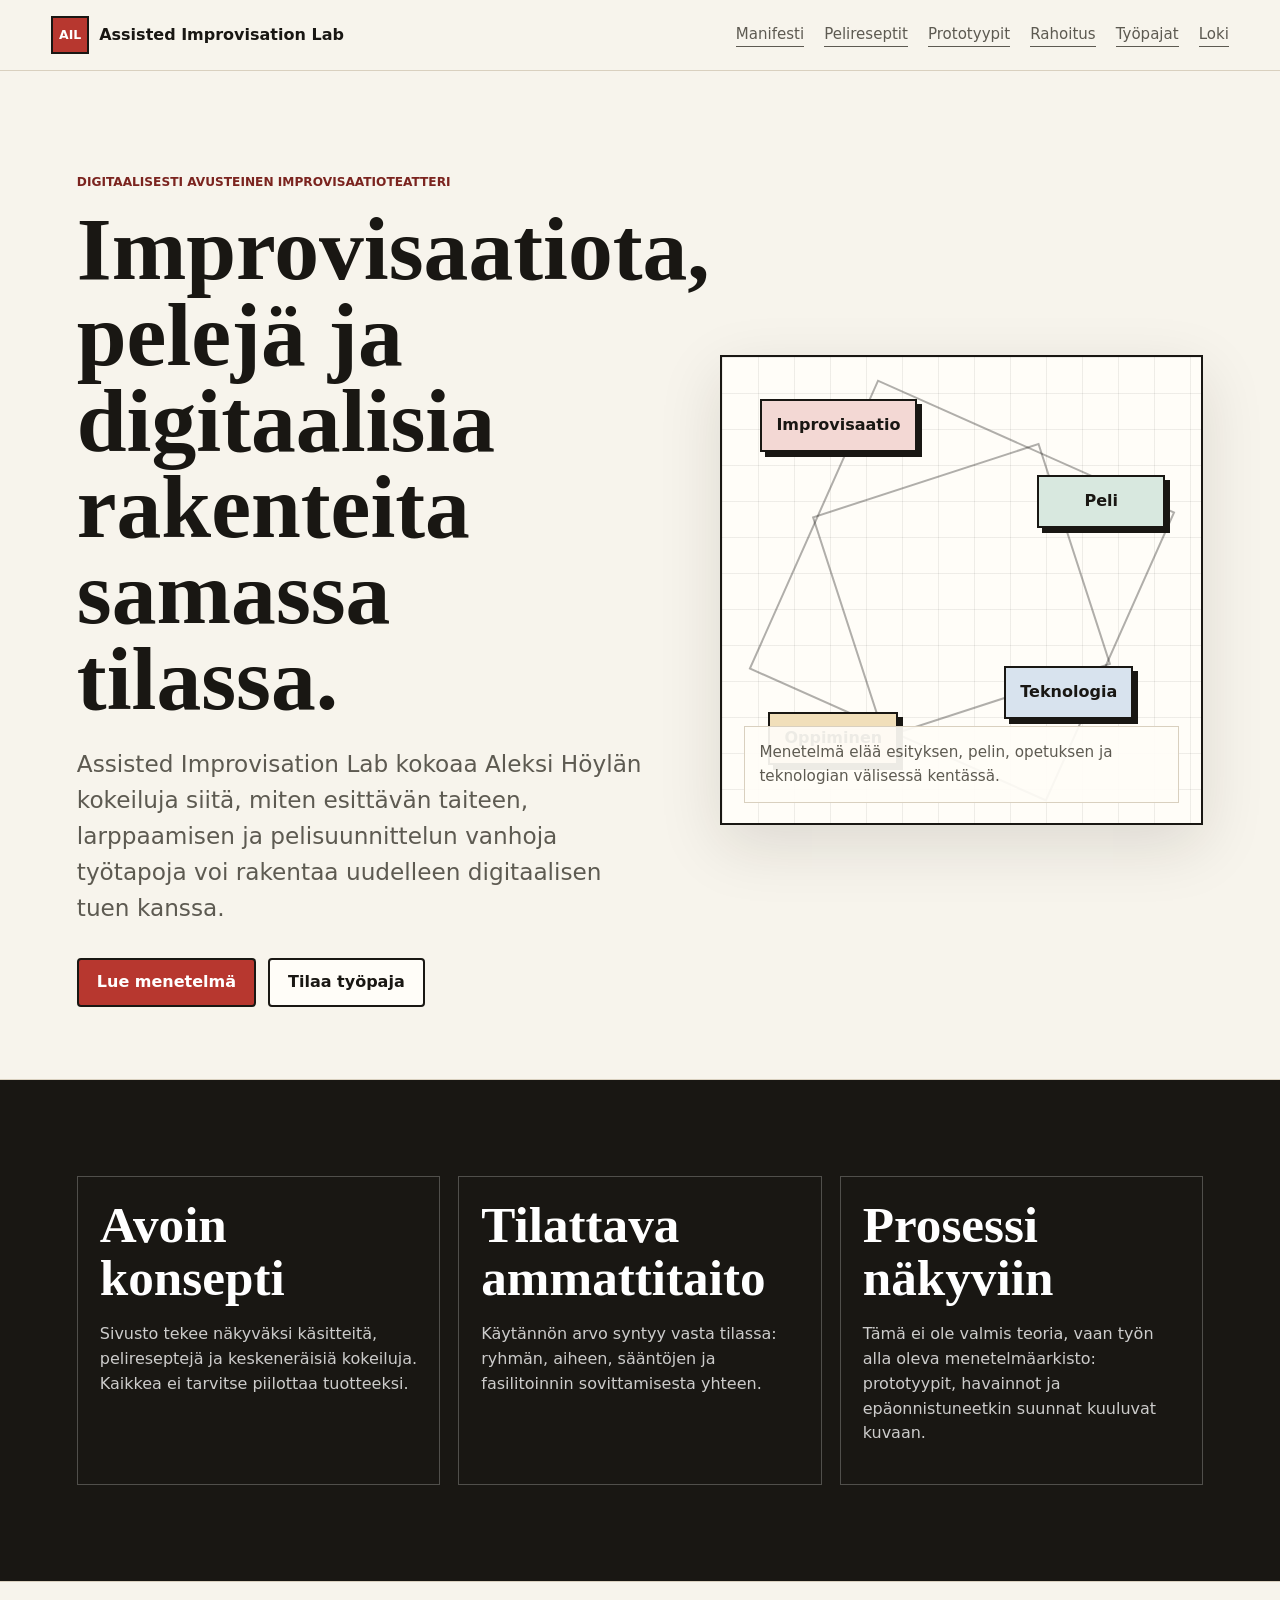
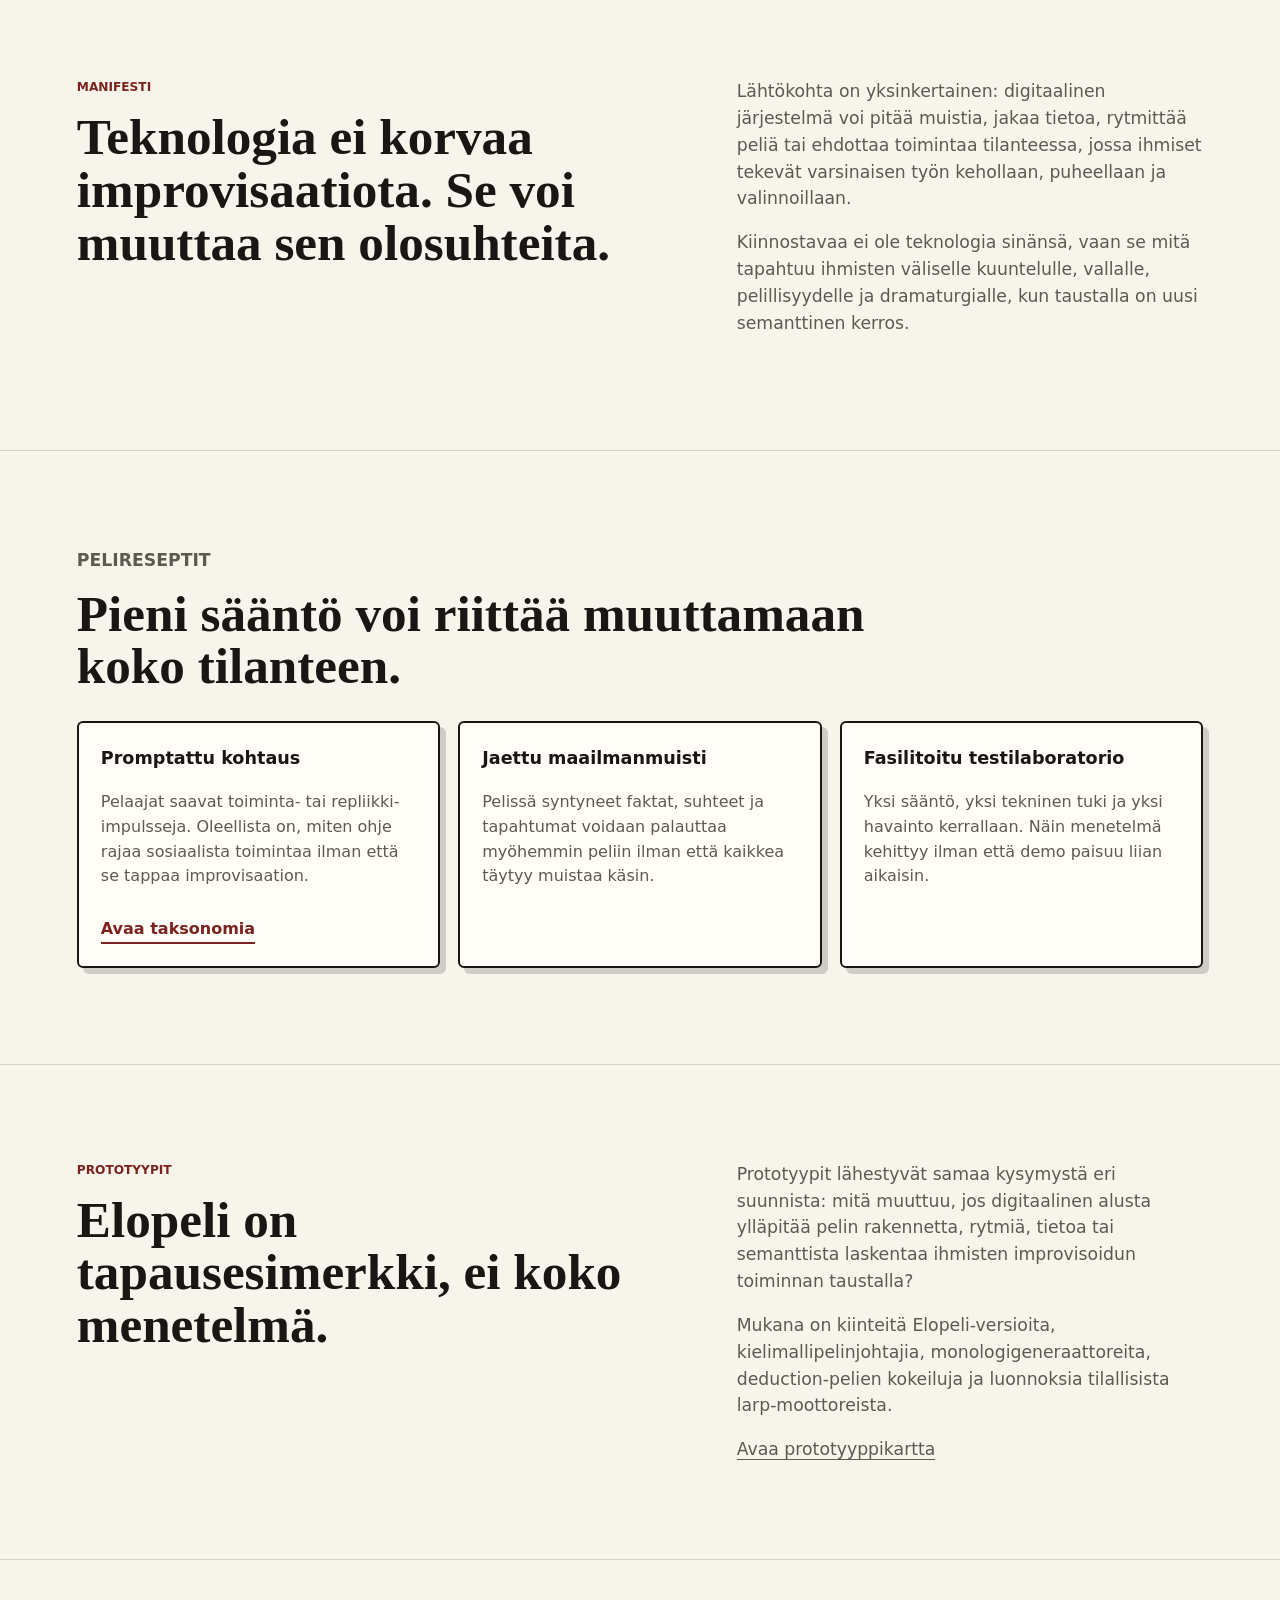
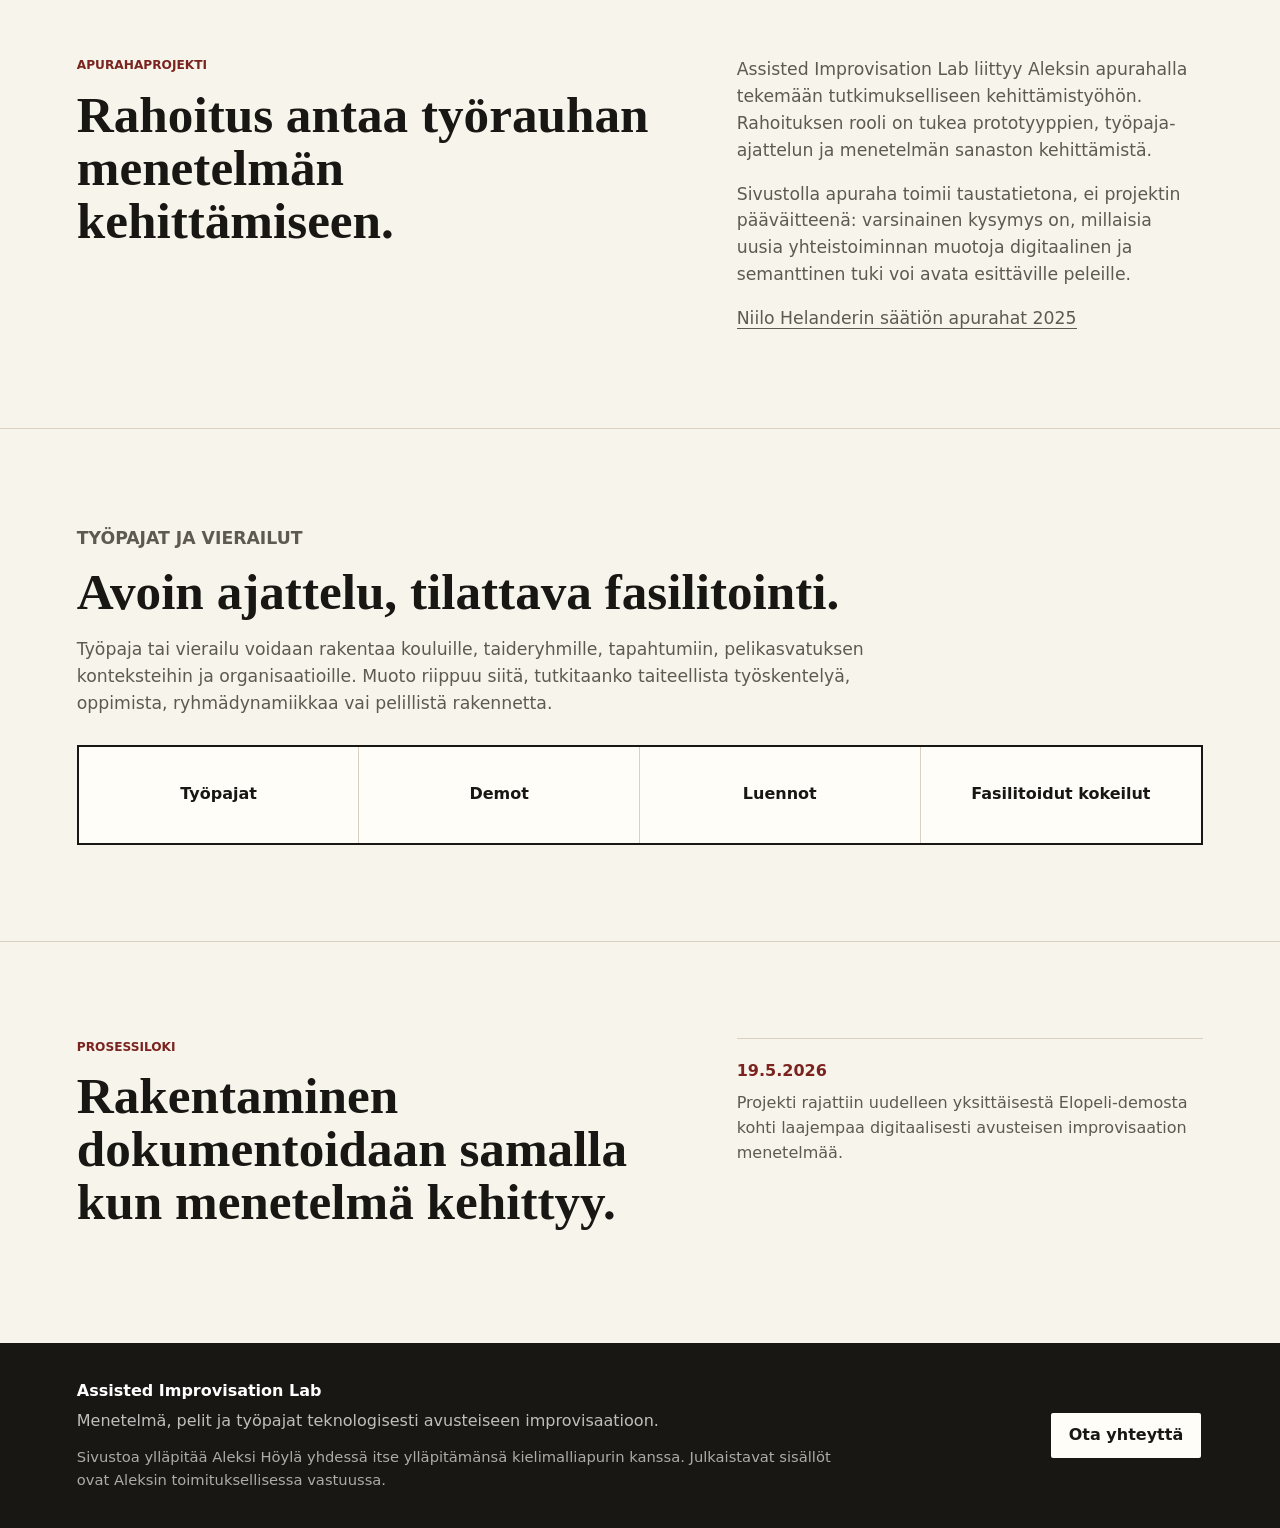
<file: index.html>
<!doctype html>
<html lang="fi">
  <head>
    <meta charset="utf-8">
    <meta name="viewport" content="width=device-width, initial-scale=1">
    <title>Assisted Improvisation Lab</title>
    <meta
      name="description"
      content="Digitaalisesti avusteisen improvisaatioteatterin laboratorio: menetelmä, pelireseptit, prototyypit ja työpajat."
    >
    <link rel="stylesheet" href="styles.css">
  </head>
  <body>
    <header class="site-header">
      <a class="brand" href="#top" aria-label="Assisted Improvisation Lab home">
        <span class="brand-mark" aria-hidden="true">AIL</span>
        <span>Assisted Improvisation Lab</span>
      </a>
      <nav class="nav" aria-label="Päävalikko">
        <a href="#manifesti">Manifesti</a>
        <a href="#reseptit">Pelireseptit</a>
        <a href="#prototyypit">Prototyypit</a>
        <a href="#rahoitus">Rahoitus</a>
        <a href="#tyopajat">Työpajat</a>
        <a href="#loki">Loki</a>
      </nav>
    </header>

    <main id="top">
      <section class="hero" aria-labelledby="hero-title">
        <div class="hero-copy">
          <p class="eyebrow">Digitaalisesti avusteinen improvisaatioteatteri</p>
          <h1 id="hero-title">Improvisaatiota, pelejä ja digitaalisia rakenteita samassa tilassa.</h1>
          <p class="lead">
            Assisted Improvisation Lab kokoaa Aleksi Höylän kokeiluja siitä,
            miten esittävän taiteen, larppaamisen ja pelisuunnittelun vanhoja
            työtapoja voi rakentaa uudelleen digitaalisen tuen kanssa.
          </p>
          <div class="hero-actions" aria-label="Päätoiminnot">
            <a class="button primary" href="#manifesti">Lue menetelmä</a>
            <a class="button secondary" href="#tyopajat">Tilaa työpaja</a>
          </div>
        </div>

        <figure class="method-map" aria-label="Menetelmän kenttäkartta">
          <div class="map-node theatre">Improvisaatio</div>
          <div class="map-node game">Peli</div>
          <div class="map-node tech">Teknologia</div>
          <div class="map-node learning">Oppiminen</div>
          <figcaption>
            Menetelmä elää esityksen, pelin, opetuksen ja teknologian
            välisessä kentässä.
          </figcaption>
        </figure>
      </section>

      <section class="section intro-grid" aria-label="Menetelmän perusajatus">
        <article>
          <h2>Avoin konsepti</h2>
          <p>
            Sivusto tekee näkyväksi käsitteitä, pelireseptejä ja keskeneräisiä
            kokeiluja. Kaikkea ei tarvitse piilottaa tuotteeksi.
          </p>
        </article>
        <article>
          <h2>Tilattava ammattitaito</h2>
          <p>
            Käytännön arvo syntyy vasta tilassa: ryhmän, aiheen, sääntöjen ja
            fasilitoinnin sovittamisesta yhteen.
          </p>
        </article>
        <article>
          <h2>Prosessi näkyviin</h2>
          <p>
            Tämä ei ole valmis teoria, vaan työn alla oleva menetelmäarkisto:
            prototyypit, havainnot ja epäonnistuneetkin suunnat kuuluvat
            kuvaan.
          </p>
        </article>
      </section>

      <section class="section split" id="manifesti">
        <div>
          <p class="eyebrow">Manifesti</p>
          <h2>Teknologia ei korvaa improvisaatiota. Se voi muuttaa sen olosuhteita.</h2>
        </div>
        <div class="text-stack">
          <p>
            Lähtökohta on yksinkertainen: digitaalinen järjestelmä voi pitää
            muistia, jakaa tietoa, rytmittää peliä tai ehdottaa toimintaa
            tilanteessa, jossa ihmiset tekevät varsinaisen työn kehollaan,
            puheellaan ja valinnoillaan.
          </p>
          <p>
            Kiinnostavaa ei ole teknologia sinänsä, vaan se mitä tapahtuu
            ihmisten väliselle kuuntelulle, vallalle, pelillisyydelle ja
            dramaturgialle, kun taustalla on uusi semanttinen kerros.
          </p>
        </div>
      </section>

      <section class="section" id="reseptit">
        <div class="section-heading">
          <p class="eyebrow">Pelireseptit</p>
          <h2>Pieni sääntö voi riittää muuttamaan koko tilanteen.</h2>
        </div>
        <div class="cards">
          <article class="card">
            <h3>Promptattu kohtaus</h3>
            <p>
              Pelaajat saavat toiminta- tai repliikki-impulsseja. Oleellista on,
              miten ohje rajaa sosiaalista toimintaa ilman että se tappaa
              improvisaation.
            </p>
            <a class="card-link" href="pages/elopeli-taxonomy.html">Avaa taksonomia</a>
          </article>
          <article class="card">
            <h3>Jaettu maailmanmuisti</h3>
            <p>
              Pelissä syntyneet faktat, suhteet ja tapahtumat voidaan palauttaa
              myöhemmin peliin ilman että kaikkea täytyy muistaa käsin.
            </p>
          </article>
          <article class="card">
            <h3>Fasilitoitu testilaboratorio</h3>
            <p>
              Yksi sääntö, yksi tekninen tuki ja yksi havainto kerrallaan.
              Näin menetelmä kehittyy ilman että demo paisuu liian aikaisin.
            </p>
          </article>
        </div>
      </section>

      <section class="section split" id="prototyypit">
        <div>
          <p class="eyebrow">Prototyypit</p>
          <h2>Elopeli on tapausesimerkki, ei koko menetelmä.</h2>
        </div>
        <div class="text-stack">
          <p>
            Prototyypit lähestyvät samaa kysymystä eri suunnista: mitä muuttuu,
            jos digitaalinen alusta ylläpitää pelin rakennetta, rytmiä,
            tietoa tai semanttista laskentaa ihmisten improvisoidun toiminnan
            taustalla?
          </p>
          <p>
            Mukana on kiinteitä Elopeli-versioita, kielimallipelinjohtajia,
            monologigeneraattoreita, deduction-pelien kokeiluja ja luonnoksia
            tilallisista larp-moottoreista.
          </p>
          <a class="text-link" href="pages/prototypes.html">Avaa prototyyppikartta</a>
        </div>
      </section>

      <section class="section split funding-section" id="rahoitus">
        <div>
          <p class="eyebrow">Apurahaprojekti</p>
          <h2>Rahoitus antaa työrauhan menetelmän kehittämiseen.</h2>
        </div>
        <div class="text-stack">
          <p>
            Assisted Improvisation Lab liittyy Aleksin apurahalla tekemään
            tutkimukselliseen kehittämistyöhön. Rahoituksen rooli on tukea
            prototyyppien, työpaja-ajattelun ja menetelmän sanaston
            kehittämistä.
          </p>
          <p>
            Sivustolla apuraha toimii taustatietona, ei projektin pääväitteenä:
            varsinainen kysymys on, millaisia uusia yhteistoiminnan muotoja
            digitaalinen ja semanttinen tuki voi avata esittäville peleille.
          </p>
          <a class="text-link" href="https://niilohelander.fi/assets/Uploads/NIILO-HELANDERIN-SAeAeTIOeN-APURAHAT-2025.pdf">
            Niilo Helanderin säätiön apurahat 2025
          </a>
        </div>
      </section>

      <section class="section" id="tyopajat">
        <div class="section-heading">
          <p class="eyebrow">Työpajat ja vierailut</p>
          <h2>Avoin ajattelu, tilattava fasilitointi.</h2>
          <p>
            Työpaja tai vierailu voidaan rakentaa kouluille, taideryhmille,
            tapahtumiin, pelikasvatuksen konteksteihin ja organisaatioille.
            Muoto riippuu siitä, tutkitaanko taiteellista työskentelyä,
            oppimista, ryhmädynamiikkaa vai pelillistä rakennetta.
          </p>
        </div>
        <div class="offer-band">
          <span>Työpajat</span>
          <span>Demot</span>
          <span>Luennot</span>
          <span>Fasilitoidut kokeilut</span>
        </div>
      </section>

      <section class="section split" id="loki">
        <div>
          <p class="eyebrow">Prosessiloki</p>
          <h2>Rakentaminen dokumentoidaan samalla kun menetelmä kehittyy.</h2>
        </div>
        <div class="log-list">
          <article>
            <time datetime="2026-05-19">19.5.2026</time>
            <p>
              Projekti rajattiin uudelleen yksittäisestä Elopeli-demosta kohti
              laajempaa digitaalisesti avusteisen improvisaation menetelmää.
            </p>
          </article>
        </div>
      </section>
    </main>

    <footer class="footer" id="yhteys">
      <div>
        <strong>Assisted Improvisation Lab</strong>
        <p>Menetelmä, pelit ja työpajat teknologisesti avusteiseen improvisaatioon.</p>
        <p class="footer-note">
          Sivustoa ylläpitää Aleksi Höylä yhdessä itse ylläpitämänsä
          kielimalliapurin kanssa. Julkaistavat sisällöt ovat Aleksin
          toimituksellisessa vastuussa.
        </p>
      </div>
      <a class="button secondary" href="mailto:aleksi.hoyla@outlook.com">Ota yhteyttä</a>
    </footer>
  </body>
</html>
</file>
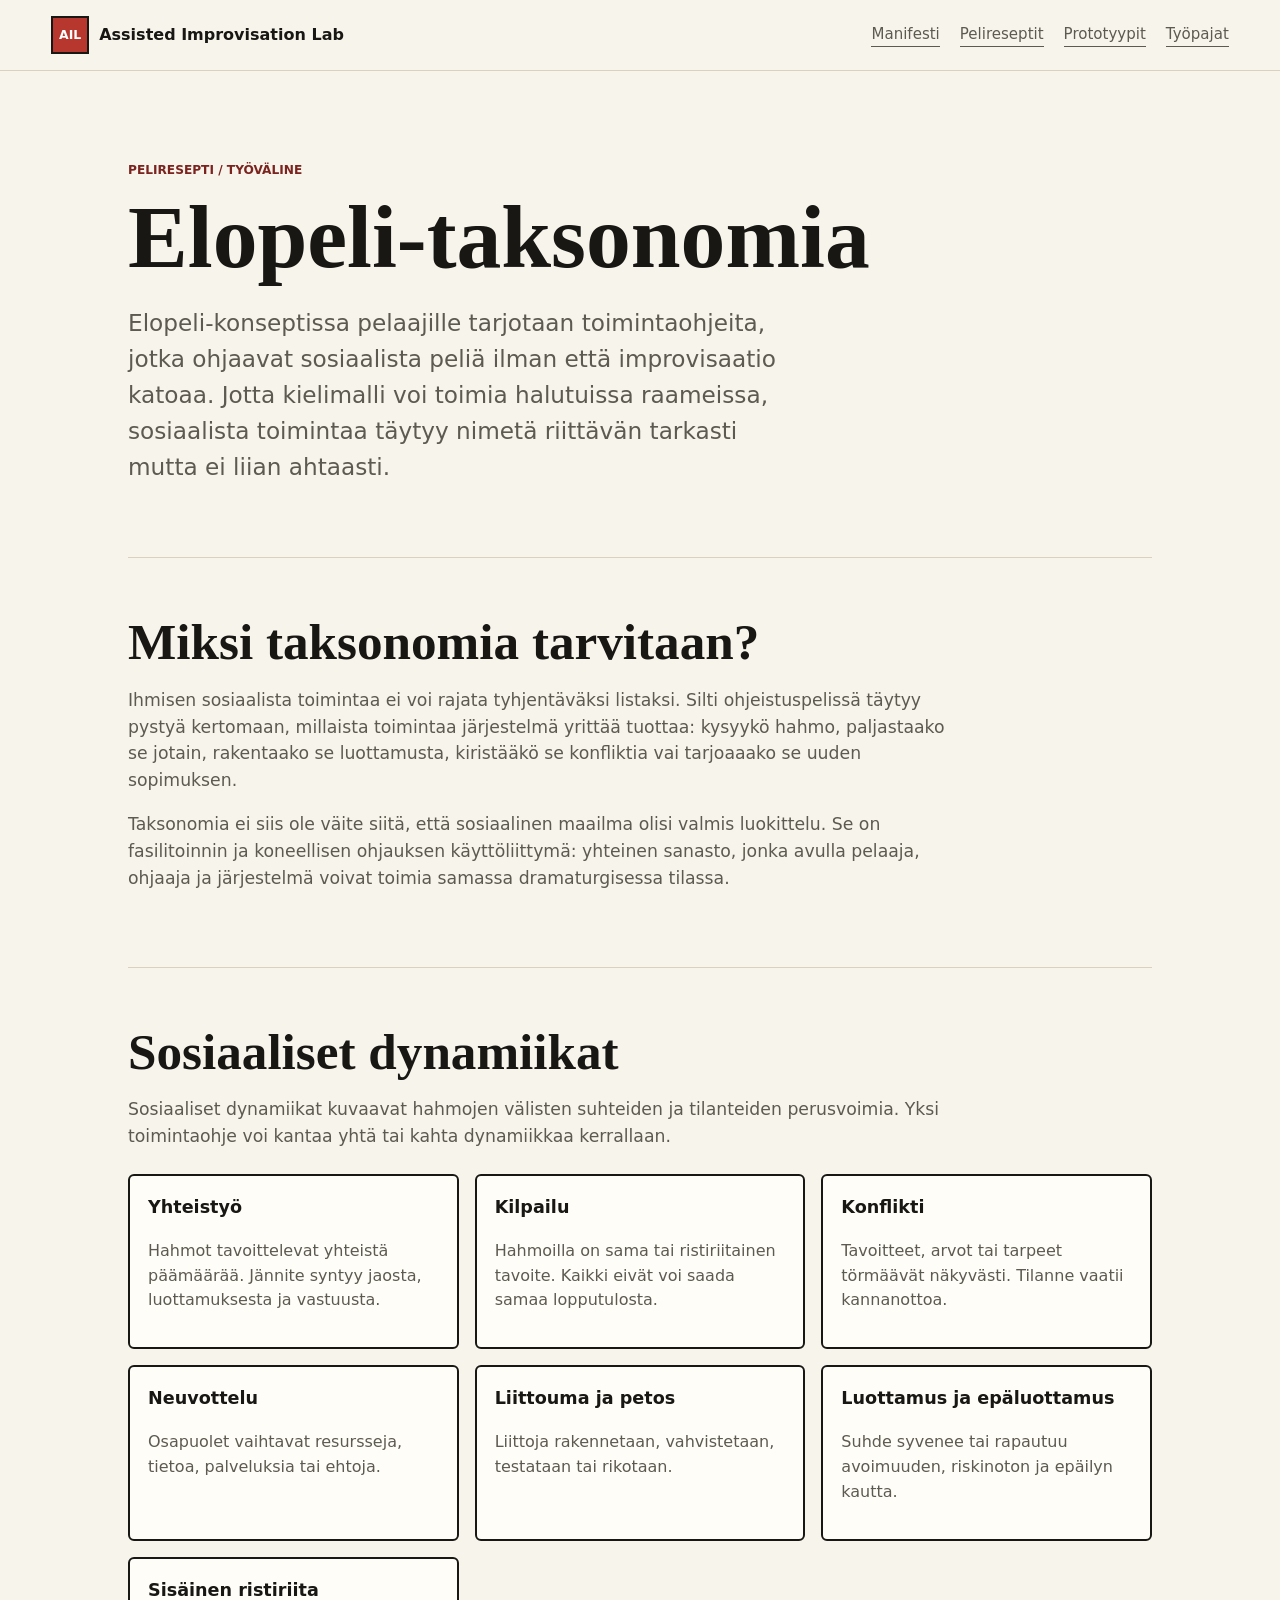
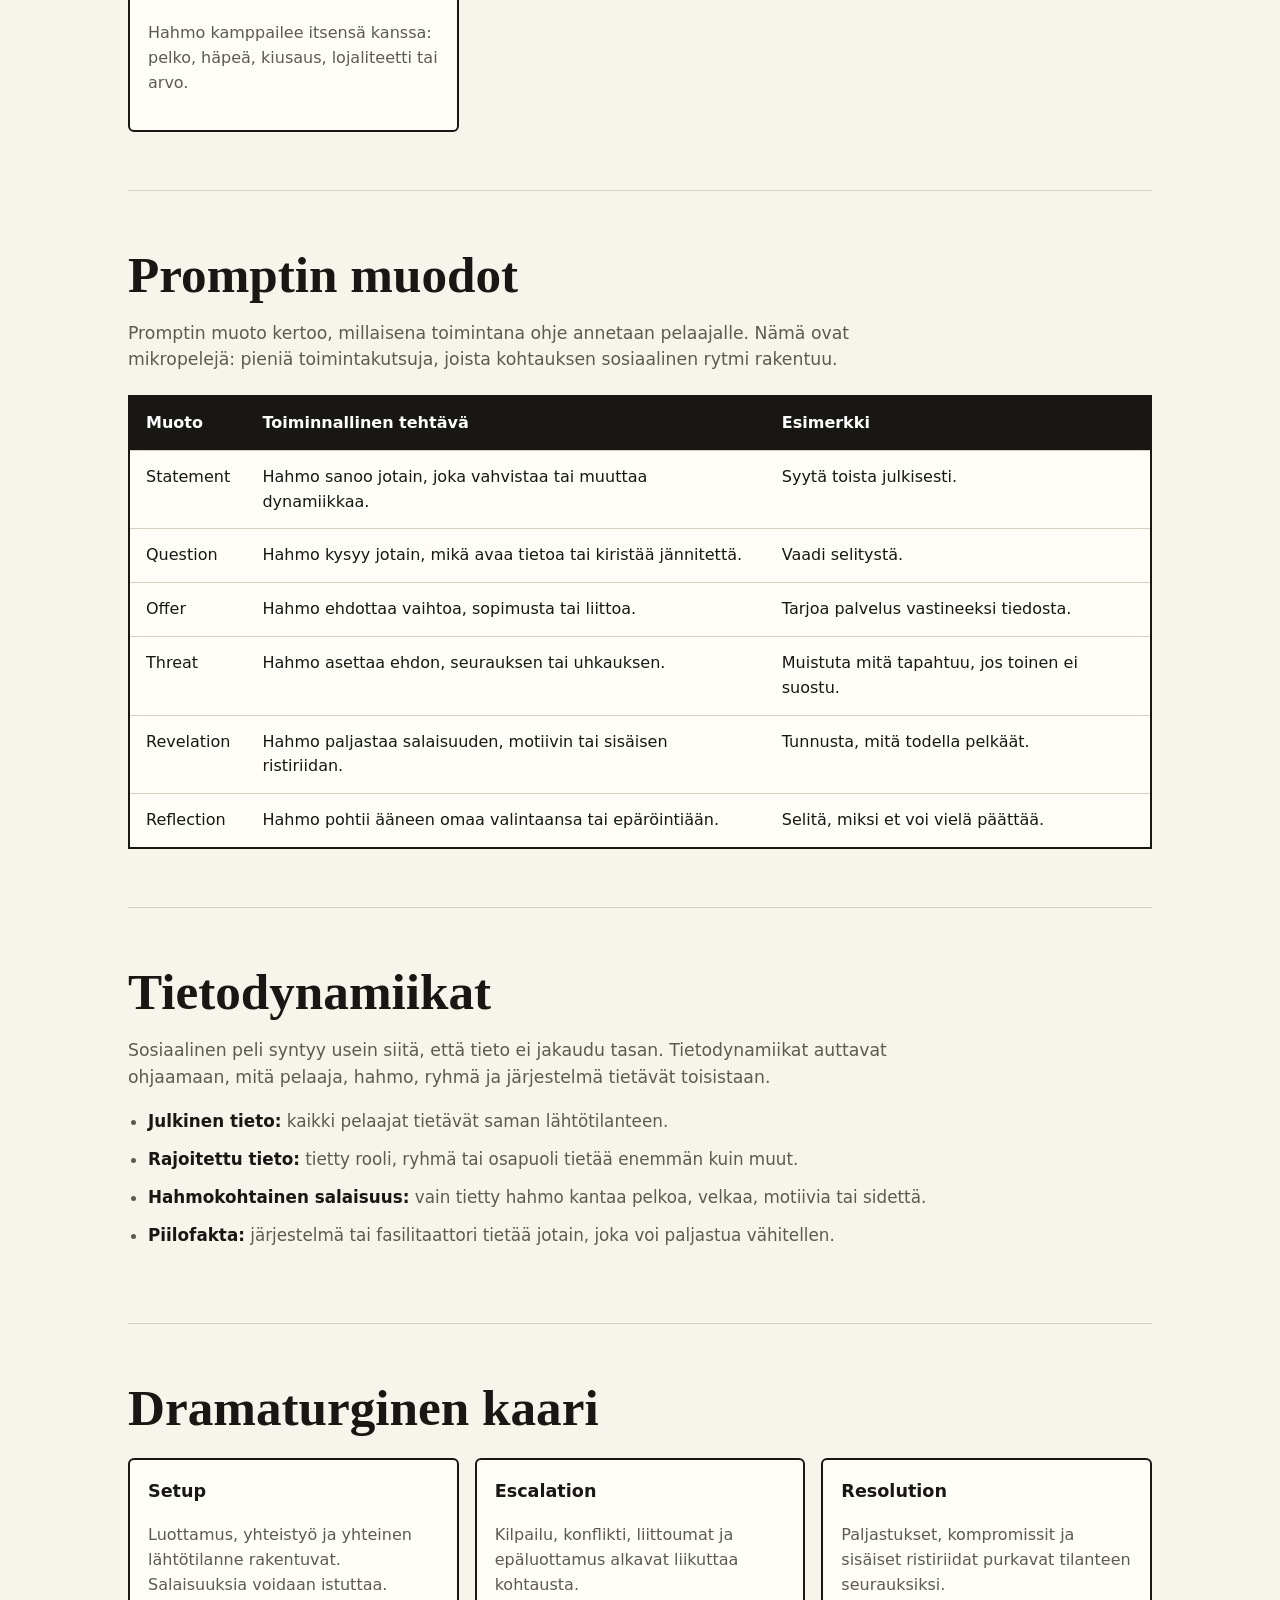
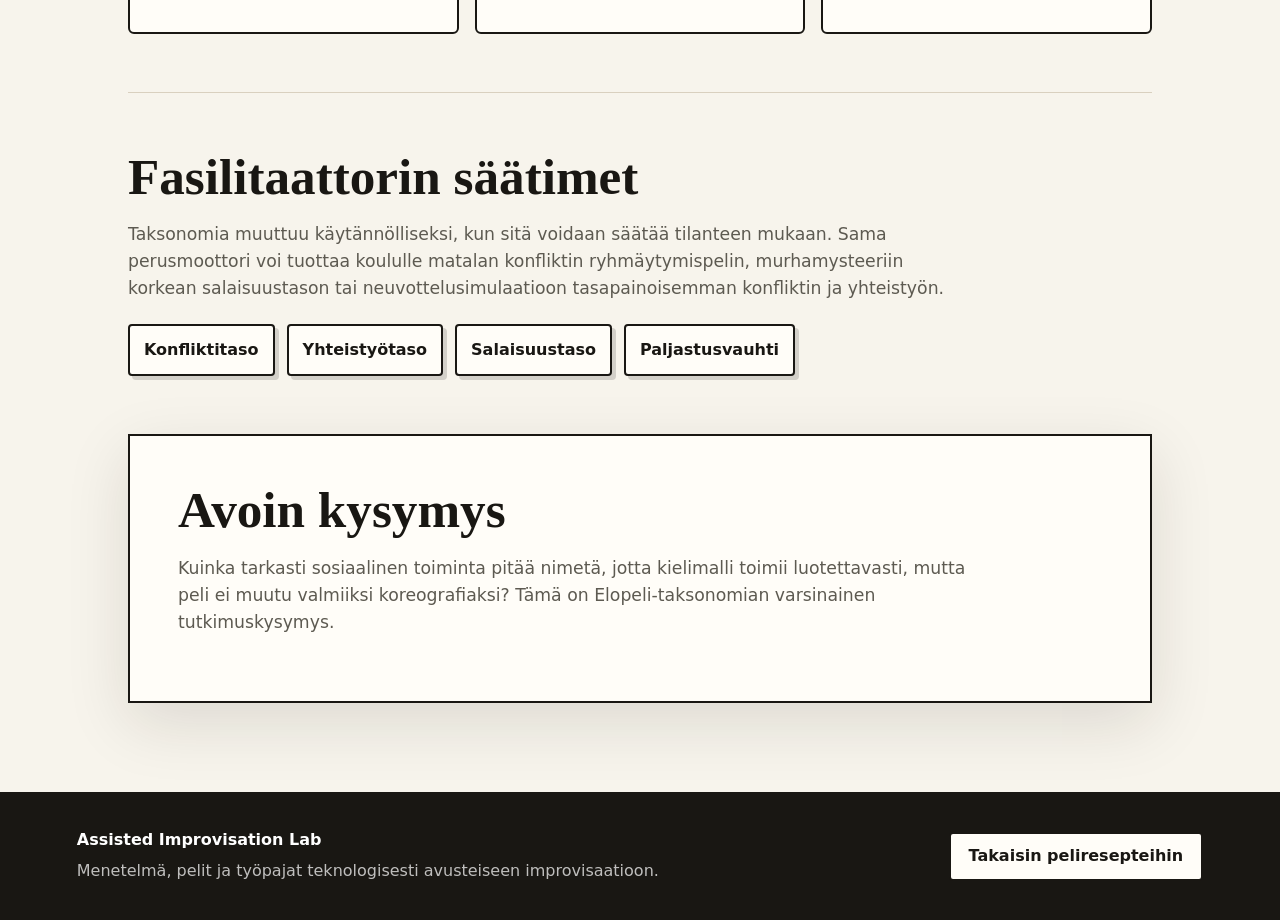
<file: pages/elopeli-taxonomy.html>
<!doctype html>
<html lang="fi">
  <head>
    <meta charset="utf-8">
    <meta name="viewport" content="width=device-width, initial-scale=1">
    <title>Elopeli-taksonomia | Assisted Improvisation Lab</title>
    <meta
      name="description"
      content="Elopeli-konseptin taksonomia sosiaalisten toimintojen, prompttien, tiedon ja dramaturgisen kaaren nimeämiseen."
    >
    <link rel="stylesheet" href="../styles.css">
  </head>
  <body>
    <header class="site-header">
      <a class="brand" href="../index.html#top" aria-label="Assisted Improvisation Lab home">
        <span class="brand-mark" aria-hidden="true">AIL</span>
        <span>Assisted Improvisation Lab</span>
      </a>
      <nav class="nav" aria-label="Päävalikko">
        <a href="../index.html#manifesti">Manifesti</a>
        <a href="../index.html#reseptit">Pelireseptit</a>
        <a href="../index.html#prototyypit">Prototyypit</a>
        <a href="../index.html#tyopajat">Työpajat</a>
      </nav>
    </header>

    <main>
      <article class="content-page">
        <header class="content-hero">
          <p class="eyebrow">Peliresepti / työväline</p>
          <h1>Elopeli-taksonomia</h1>
          <p class="lead">
            Elopeli-konseptissa pelaajille tarjotaan toimintaohjeita, jotka
            ohjaavat sosiaalista peliä ilman että improvisaatio katoaa. Jotta
            kielimalli voi toimia halutuissa raameissa, sosiaalista toimintaa
            täytyy nimetä riittävän tarkasti mutta ei liian ahtaasti.
          </p>
        </header>

        <section class="content-section">
          <h2>Miksi taksonomia tarvitaan?</h2>
          <p>
            Ihmisen sosiaalista toimintaa ei voi rajata tyhjentäväksi listaksi.
            Silti ohjeistuspelissä täytyy pystyä kertomaan, millaista toimintaa
            järjestelmä yrittää tuottaa: kysyykö hahmo, paljastaako se jotain,
            rakentaako se luottamusta, kiristääkö se konfliktia vai tarjoaaako
            se uuden sopimuksen.
          </p>
          <p>
            Taksonomia ei siis ole väite siitä, että sosiaalinen maailma olisi
            valmis luokittelu. Se on fasilitoinnin ja koneellisen ohjauksen
            käyttöliittymä: yhteinen sanasto, jonka avulla pelaaja, ohjaaja ja
            järjestelmä voivat toimia samassa dramaturgisessa tilassa.
          </p>
        </section>

        <section class="content-section">
          <h2>Sosiaaliset dynamiikat</h2>
          <p>
            Sosiaaliset dynamiikat kuvaavat hahmojen välisten suhteiden ja
            tilanteiden perusvoimia. Yksi toimintaohje voi kantaa yhtä tai kahta
            dynamiikkaa kerrallaan.
          </p>
          <div class="taxonomy-grid">
            <article>
              <h3>Yhteistyö</h3>
              <p>Hahmot tavoittelevat yhteistä päämäärää. Jännite syntyy jaosta, luottamuksesta ja vastuusta.</p>
            </article>
            <article>
              <h3>Kilpailu</h3>
              <p>Hahmoilla on sama tai ristiriitainen tavoite. Kaikki eivät voi saada samaa lopputulosta.</p>
            </article>
            <article>
              <h3>Konflikti</h3>
              <p>Tavoitteet, arvot tai tarpeet törmäävät näkyvästi. Tilanne vaatii kannanottoa.</p>
            </article>
            <article>
              <h3>Neuvottelu</h3>
              <p>Osapuolet vaihtavat resursseja, tietoa, palveluksia tai ehtoja.</p>
            </article>
            <article>
              <h3>Liittouma ja petos</h3>
              <p>Liittoja rakennetaan, vahvistetaan, testataan tai rikotaan.</p>
            </article>
            <article>
              <h3>Luottamus ja epäluottamus</h3>
              <p>Suhde syvenee tai rapautuu avoimuuden, riskinoton ja epäilyn kautta.</p>
            </article>
            <article>
              <h3>Sisäinen ristiriita</h3>
              <p>Hahmo kamppailee itsensä kanssa: pelko, häpeä, kiusaus, lojaliteetti tai arvo.</p>
            </article>
          </div>
        </section>

        <section class="content-section">
          <h2>Promptin muodot</h2>
          <p>
            Promptin muoto kertoo, millaisena toimintana ohje annetaan
            pelaajalle. Nämä ovat mikropelejä: pieniä toimintakutsuja, joista
            kohtauksen sosiaalinen rytmi rakentuu.
          </p>
          <div class="table-wrap">
            <table>
              <thead>
                <tr>
                  <th>Muoto</th>
                  <th>Toiminnallinen tehtävä</th>
                  <th>Esimerkki</th>
                </tr>
              </thead>
              <tbody>
                <tr>
                  <td>Statement</td>
                  <td>Hahmo sanoo jotain, joka vahvistaa tai muuttaa dynamiikkaa.</td>
                  <td>Syytä toista julkisesti.</td>
                </tr>
                <tr>
                  <td>Question</td>
                  <td>Hahmo kysyy jotain, mikä avaa tietoa tai kiristää jännitettä.</td>
                  <td>Vaadi selitystä.</td>
                </tr>
                <tr>
                  <td>Offer</td>
                  <td>Hahmo ehdottaa vaihtoa, sopimusta tai liittoa.</td>
                  <td>Tarjoa palvelus vastineeksi tiedosta.</td>
                </tr>
                <tr>
                  <td>Threat</td>
                  <td>Hahmo asettaa ehdon, seurauksen tai uhkauksen.</td>
                  <td>Muistuta mitä tapahtuu, jos toinen ei suostu.</td>
                </tr>
                <tr>
                  <td>Revelation</td>
                  <td>Hahmo paljastaa salaisuuden, motiivin tai sisäisen ristiriidan.</td>
                  <td>Tunnusta, mitä todella pelkäät.</td>
                </tr>
                <tr>
                  <td>Reflection</td>
                  <td>Hahmo pohtii ääneen omaa valintaansa tai epäröintiään.</td>
                  <td>Selitä, miksi et voi vielä päättää.</td>
                </tr>
              </tbody>
            </table>
          </div>
        </section>

        <section class="content-section">
          <h2>Tietodynamiikat</h2>
          <p>
            Sosiaalinen peli syntyy usein siitä, että tieto ei jakaudu tasan.
            Tietodynamiikat auttavat ohjaamaan, mitä pelaaja, hahmo, ryhmä ja
            järjestelmä tietävät toisistaan.
          </p>
          <ul class="feature-list">
            <li><strong>Julkinen tieto:</strong> kaikki pelaajat tietävät saman lähtötilanteen.</li>
            <li><strong>Rajoitettu tieto:</strong> tietty rooli, ryhmä tai osapuoli tietää enemmän kuin muut.</li>
            <li><strong>Hahmokohtainen salaisuus:</strong> vain tietty hahmo kantaa pelkoa, velkaa, motiivia tai sidettä.</li>
            <li><strong>Piilofakta:</strong> järjestelmä tai fasilitaattori tietää jotain, joka voi paljastua vähitellen.</li>
          </ul>
        </section>

        <section class="content-section">
          <h2>Dramaturginen kaari</h2>
          <div class="phase-grid">
            <article>
              <h3>Setup</h3>
              <p>Luottamus, yhteistyö ja yhteinen lähtötilanne rakentuvat. Salaisuuksia voidaan istuttaa.</p>
            </article>
            <article>
              <h3>Escalation</h3>
              <p>Kilpailu, konflikti, liittoumat ja epäluottamus alkavat liikuttaa kohtausta.</p>
            </article>
            <article>
              <h3>Resolution</h3>
              <p>Paljastukset, kompromissit ja sisäiset ristiriidat purkavat tilanteen seurauksiksi.</p>
            </article>
          </div>
        </section>

        <section class="content-section">
          <h2>Fasilitaattorin säätimet</h2>
          <p>
            Taksonomia muuttuu käytännölliseksi, kun sitä voidaan säätää
            tilanteen mukaan. Sama perusmoottori voi tuottaa koululle matalan
            konfliktin ryhmäytymispelin, murhamysteeriin korkean salaisuustason
            tai neuvottelusimulaatioon tasapainoisemman konfliktin ja yhteistyön.
          </p>
          <div class="slider-list" aria-label="Fasilitaattorin säätimet">
            <span>Konfliktitaso</span>
            <span>Yhteistyötaso</span>
            <span>Salaisuustaso</span>
            <span>Paljastusvauhti</span>
          </div>
        </section>

        <section class="content-section pull-quote">
          <h2>Avoin kysymys</h2>
          <p>
            Kuinka tarkasti sosiaalinen toiminta pitää nimetä, jotta kielimalli
            toimii luotettavasti, mutta peli ei muutu valmiiksi koreografiaksi?
            Tämä on Elopeli-taksonomian varsinainen tutkimuskysymys.
          </p>
        </section>
      </article>
    </main>

    <footer class="footer">
      <div>
        <strong>Assisted Improvisation Lab</strong>
        <p>Menetelmä, pelit ja työpajat teknologisesti avusteiseen improvisaatioon.</p>
      </div>
      <a class="button secondary" href="../index.html#reseptit">Takaisin peliresepteihin</a>
    </footer>
  </body>
</html>
</file>
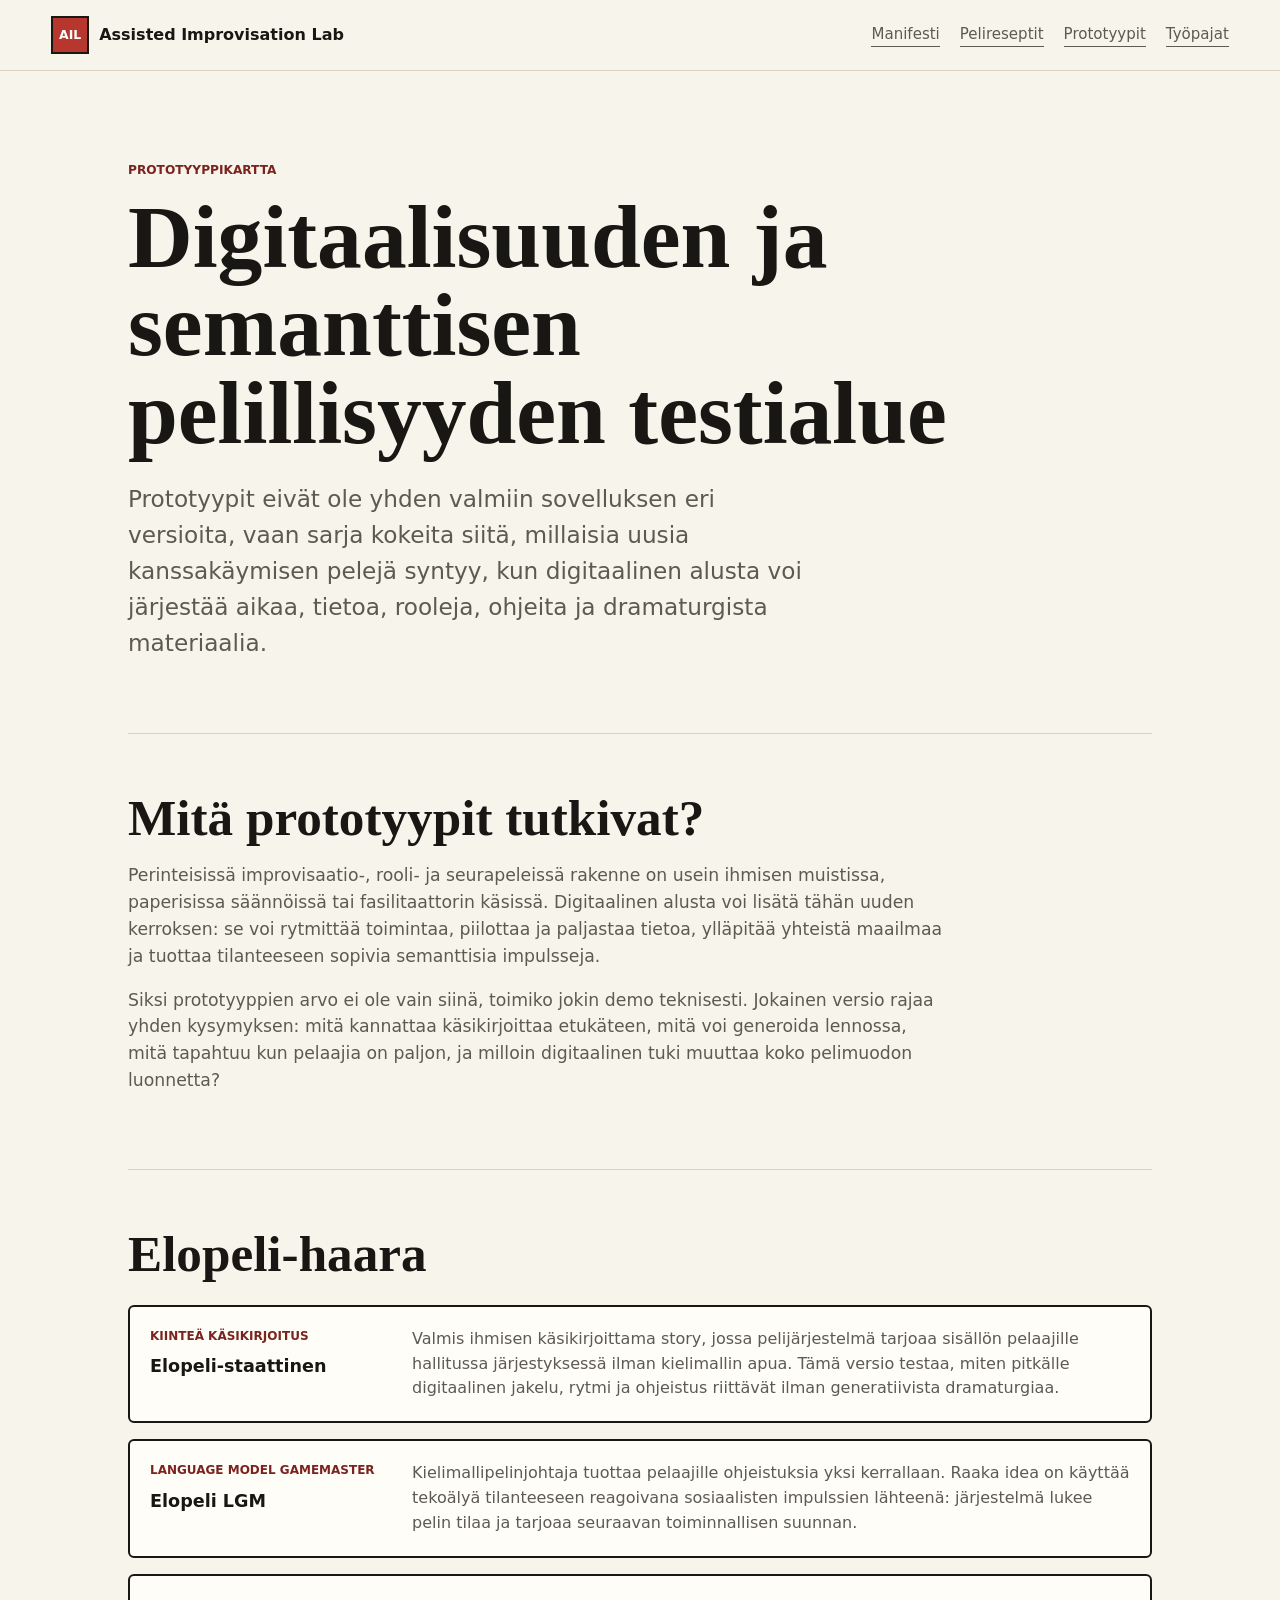
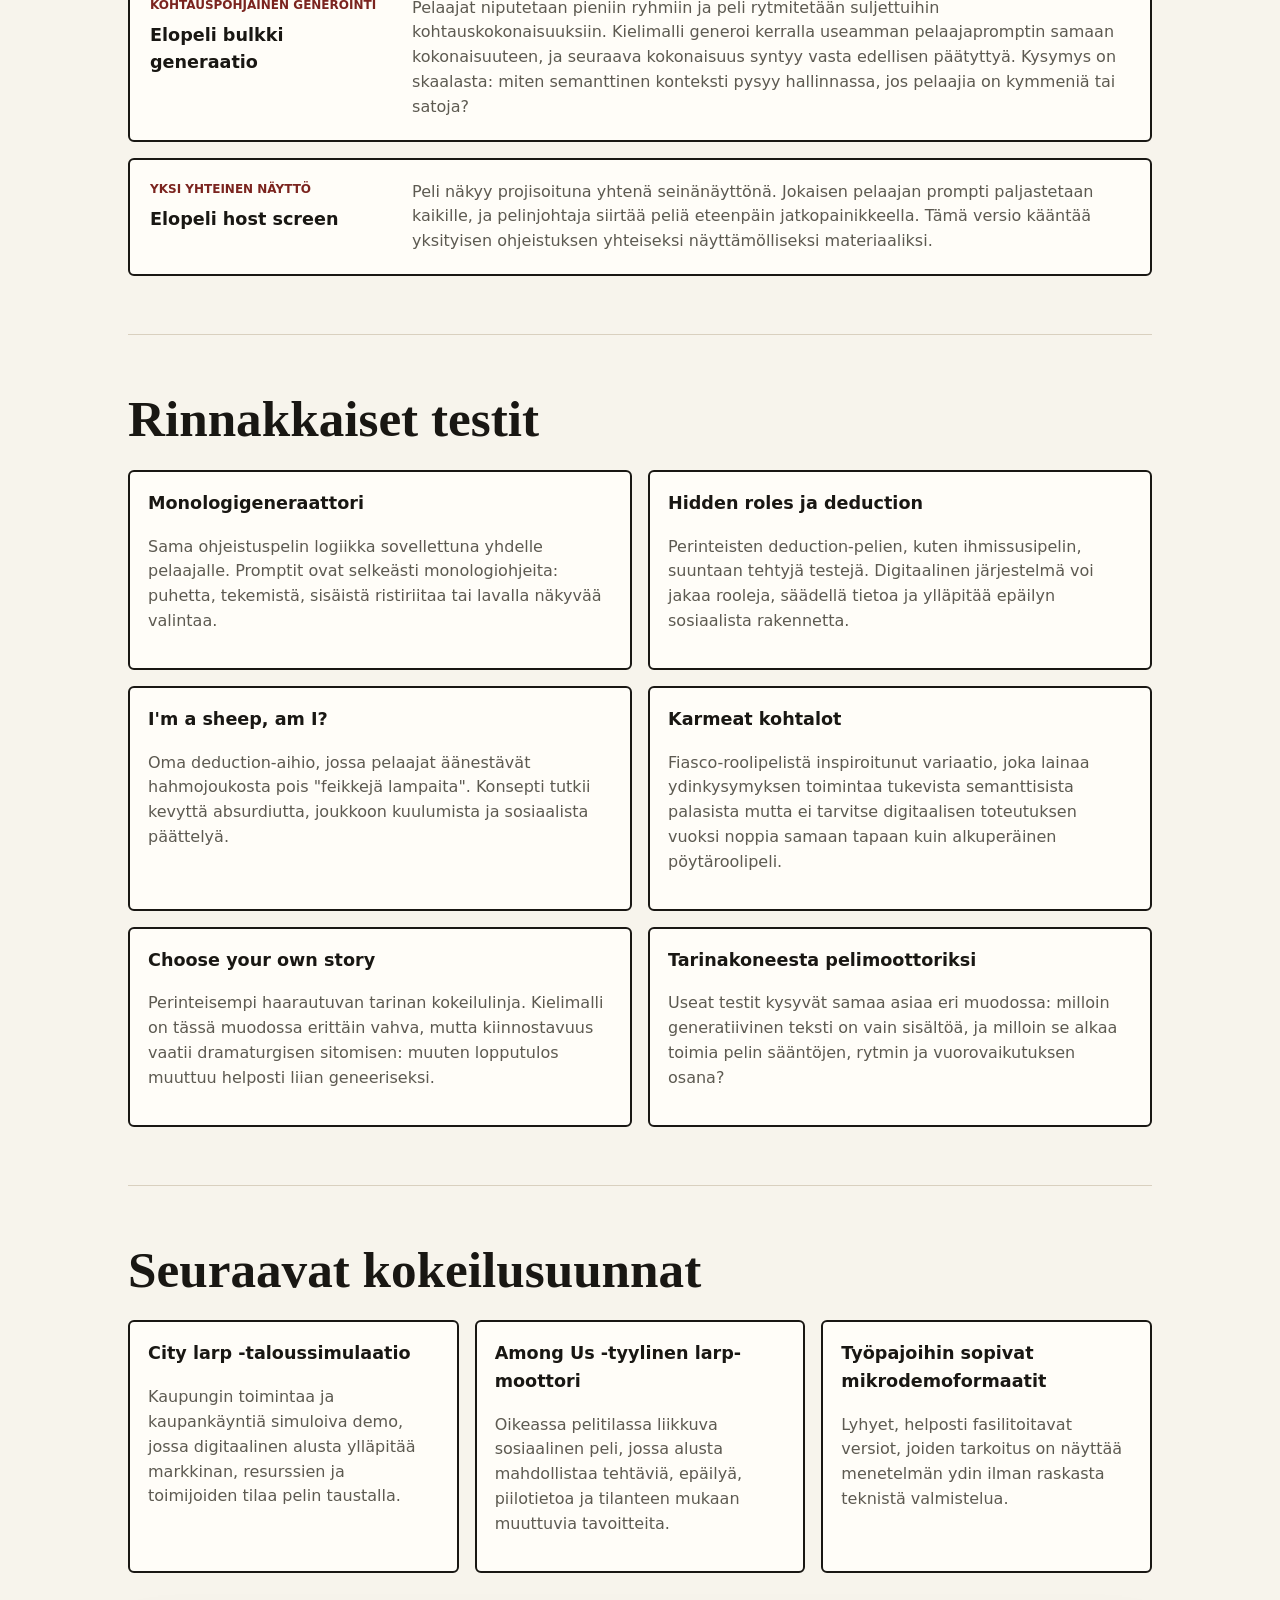
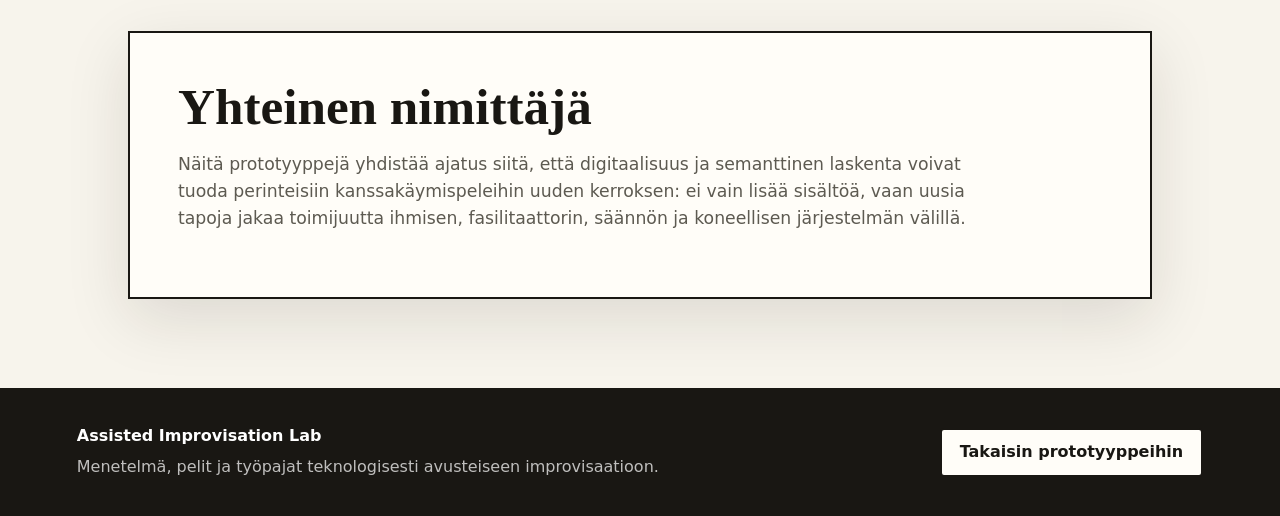
<file: pages/prototypes.html>
<!doctype html>
<html lang="fi">
  <head>
    <meta charset="utf-8">
    <meta name="viewport" content="width=device-width, initial-scale=1">
    <title>Prototyyppikartta | Assisted Improvisation Lab</title>
    <meta
      name="description"
      content="Assisted Improvisation Labin prototyyppikartta: Elopeli-versiot, monologigeneraattorit, deduction-pelit, tarinavalinnat ja tulevat tilalliset larp-moottorit."
    >
    <link rel="stylesheet" href="../styles.css">
  </head>
  <body>
    <header class="site-header">
      <a class="brand" href="../index.html#top" aria-label="Assisted Improvisation Lab home">
        <span class="brand-mark" aria-hidden="true">AIL</span>
        <span>Assisted Improvisation Lab</span>
      </a>
      <nav class="nav" aria-label="Päävalikko">
        <a href="../index.html#manifesti">Manifesti</a>
        <a href="../index.html#reseptit">Pelireseptit</a>
        <a href="../index.html#prototyypit">Prototyypit</a>
        <a href="../index.html#tyopajat">Työpajat</a>
      </nav>
    </header>

    <main>
      <article class="content-page">
        <header class="content-hero">
          <p class="eyebrow">Prototyyppikartta</p>
          <h1>Digitaalisuuden ja semanttisen pelillisyyden testialue</h1>
          <p class="lead">
            Prototyypit eivät ole yhden valmiin sovelluksen eri versioita,
            vaan sarja kokeita siitä, millaisia uusia kanssakäymisen pelejä
            syntyy, kun digitaalinen alusta voi järjestää aikaa, tietoa,
            rooleja, ohjeita ja dramaturgista materiaalia.
          </p>
        </header>

        <section class="content-section">
          <h2>Mitä prototyypit tutkivat?</h2>
          <p>
            Perinteisissä improvisaatio-, rooli- ja seurapeleissä rakenne on
            usein ihmisen muistissa, paperisissa säännöissä tai fasilitaattorin
            käsissä. Digitaalinen alusta voi lisätä tähän uuden kerroksen:
            se voi rytmittää toimintaa, piilottaa ja paljastaa tietoa, ylläpitää
            yhteistä maailmaa ja tuottaa tilanteeseen sopivia semanttisia
            impulsseja.
          </p>
          <p>
            Siksi prototyyppien arvo ei ole vain siinä, toimiko jokin demo
            teknisesti. Jokainen versio rajaa yhden kysymyksen: mitä kannattaa
            käsikirjoittaa etukäteen, mitä voi generoida lennossa, mitä tapahtuu
            kun pelaajia on paljon, ja milloin digitaalinen tuki muuttaa koko
            pelimuodon luonnetta?
          </p>
        </section>

        <section class="content-section">
          <h2>Elopeli-haara</h2>
          <div class="prototype-list">
            <article class="prototype-card">
              <div>
                <p class="tagline">Kiinteä käsikirjoitus</p>
                <h3>Elopeli-staattinen</h3>
              </div>
              <p>
                Valmis ihmisen käsikirjoittama story, jossa pelijärjestelmä
                tarjoaa sisällön pelaajille hallitussa järjestyksessä ilman
                kielimallin apua. Tämä versio testaa, miten pitkälle digitaalinen
                jakelu, rytmi ja ohjeistus riittävät ilman generatiivista
                dramaturgiaa.
              </p>
            </article>

            <article class="prototype-card">
              <div>
                <p class="tagline">Language Model Gamemaster</p>
                <h3>Elopeli LGM</h3>
              </div>
              <p>
                Kielimallipelinjohtaja tuottaa pelaajille ohjeistuksia yksi
                kerrallaan. Raaka idea on käyttää tekoälyä tilanteeseen
                reagoivana sosiaalisten impulssien lähteenä: järjestelmä lukee
                pelin tilaa ja tarjoaa seuraavan toiminnallisen suunnan.
              </p>
            </article>

            <article class="prototype-card">
              <div>
                <p class="tagline">Kohtauspohjainen generointi</p>
                <h3>Elopeli bulkki generaatio</h3>
              </div>
              <p>
                Pelaajat niputetaan pieniin ryhmiin ja peli rytmitetään
                suljettuihin kohtauskokonaisuuksiin. Kielimalli generoi kerralla
                useamman pelaajapromptin samaan kokonaisuuteen, ja seuraava
                kokonaisuus syntyy vasta edellisen päätyttyä. Kysymys on
                skaalasta: miten semanttinen konteksti pysyy hallinnassa, jos
                pelaajia on kymmeniä tai satoja?
              </p>
            </article>

            <article class="prototype-card">
              <div>
                <p class="tagline">Yksi yhteinen näyttö</p>
                <h3>Elopeli host screen</h3>
              </div>
              <p>
                Peli näkyy projisoituna yhtenä seinänäyttönä. Jokaisen pelaajan
                prompti paljastetaan kaikille, ja pelinjohtaja siirtää peliä
                eteenpäin jatkopainikkeella. Tämä versio kääntää yksityisen
                ohjeistuksen yhteiseksi näyttämölliseksi materiaaliksi.
              </p>
            </article>
          </div>
        </section>

        <section class="content-section">
          <h2>Rinnakkaiset testit</h2>
          <div class="prototype-grid wide">
            <article>
              <h3>Monologigeneraattori</h3>
              <p>
                Sama ohjeistuspelin logiikka sovellettuna yhdelle pelaajalle.
                Promptit ovat selkeästi monologiohjeita: puhetta, tekemistä,
                sisäistä ristiriitaa tai lavalla näkyvää valintaa.
              </p>
            </article>
            <article>
              <h3>Hidden roles ja deduction</h3>
              <p>
                Perinteisten deduction-pelien, kuten ihmissusipelin, suuntaan
                tehtyjä testejä. Digitaalinen järjestelmä voi jakaa rooleja,
                säädellä tietoa ja ylläpitää epäilyn sosiaalista rakennetta.
              </p>
            </article>
            <article>
              <h3>I'm a sheep, am I?</h3>
              <p>
                Oma deduction-aihio, jossa pelaajat äänestävät hahmojoukosta
                pois "feikkejä lampaita". Konsepti tutkii kevyttä absurdiutta,
                joukkoon kuulumista ja sosiaalista päättelyä.
              </p>
            </article>
            <article>
              <h3>Karmeat kohtalot</h3>
              <p>
                Fiasco-roolipelistä inspiroitunut variaatio, joka lainaa
                ydinkysymyksen toimintaa tukevista semanttisista palasista
                mutta ei tarvitse digitaalisen toteutuksen vuoksi noppia samaan
                tapaan kuin alkuperäinen pöytäroolipeli.
              </p>
            </article>
            <article>
              <h3>Choose your own story</h3>
              <p>
                Perinteisempi haarautuvan tarinan kokeilulinja. Kielimalli on
                tässä muodossa erittäin vahva, mutta kiinnostavuus vaatii
                dramaturgisen sitomisen: muuten lopputulos muuttuu helposti
                liian geneeriseksi.
              </p>
            </article>
            <article>
              <h3>Tarinakoneesta pelimoottoriksi</h3>
              <p>
                Useat testit kysyvät samaa asiaa eri muodossa: milloin
                generatiivinen teksti on vain sisältöä, ja milloin se alkaa
                toimia pelin sääntöjen, rytmin ja vuorovaikutuksen osana?
              </p>
            </article>
          </div>
        </section>

        <section class="content-section">
          <h2>Seuraavat kokeilusuunnat</h2>
          <div class="phase-grid">
            <article>
              <h3>City larp -taloussimulaatio</h3>
              <p>
                Kaupungin toimintaa ja kaupankäyntiä simuloiva demo, jossa
                digitaalinen alusta ylläpitää markkinan, resurssien ja
                toimijoiden tilaa pelin taustalla.
              </p>
            </article>
            <article>
              <h3>Among Us -tyylinen larp-moottori</h3>
              <p>
                Oikeassa pelitilassa liikkuva sosiaalinen peli, jossa alusta
                mahdollistaa tehtäviä, epäilyä, piilotietoa ja tilanteen mukaan
                muuttuvia tavoitteita.
              </p>
            </article>
            <article>
              <h3>Työpajoihin sopivat mikrodemoformaatit</h3>
              <p>
                Lyhyet, helposti fasilitoitavat versiot, joiden tarkoitus on
                näyttää menetelmän ydin ilman raskasta teknistä valmistelua.
              </p>
            </article>
          </div>
        </section>

        <section class="content-section pull-quote">
          <h2>Yhteinen nimittäjä</h2>
          <p>
            Näitä prototyyppejä yhdistää ajatus siitä, että digitaalisuus ja
            semanttinen laskenta voivat tuoda perinteisiin kanssakäymispeleihin
            uuden kerroksen: ei vain lisää sisältöä, vaan uusia tapoja jakaa
            toimijuutta ihmisen, fasilitaattorin, säännön ja koneellisen
            järjestelmän välillä.
          </p>
        </section>
      </article>
    </main>

    <footer class="footer">
      <div>
        <strong>Assisted Improvisation Lab</strong>
        <p>Menetelmä, pelit ja työpajat teknologisesti avusteiseen improvisaatioon.</p>
      </div>
      <a class="button secondary" href="../index.html#prototyypit">Takaisin prototyyppeihin</a>
    </footer>
  </body>
</html>
</file>
<file: styles.css>
:root {
  --ink: #191713;
  --muted: #5d5a51;
  --paper: #f7f4ec;
  --panel: #fffdf8;
  --line: #d9d0bf;
  --accent: #b7372f;
  --accent-dark: #7b241f;
  --green: #2f6f54;
  --blue: #285d86;
  --gold: #b6852a;
  --shadow: 0 20px 60px rgba(34, 28, 18, 0.12);
}

* {
  box-sizing: border-box;
}

html {
  scroll-behavior: smooth;
}

body {
  margin: 0;
  background: var(--paper);
  color: var(--ink);
  font-family:
    Inter, ui-sans-serif, system-ui, -apple-system, BlinkMacSystemFont, "Segoe UI",
    sans-serif;
  line-height: 1.55;
}

a {
  color: inherit;
}

.site-header {
  position: sticky;
  top: 0;
  z-index: 10;
  display: flex;
  align-items: center;
  justify-content: space-between;
  gap: 24px;
  padding: 16px clamp(18px, 4vw, 56px);
  background: rgba(247, 244, 236, 0.94);
  border-bottom: 1px solid var(--line);
  backdrop-filter: blur(16px);
}

.brand {
  display: inline-flex;
  align-items: center;
  gap: 10px;
  font-weight: 800;
  text-decoration: none;
}

.brand-mark {
  display: grid;
  width: 38px;
  height: 38px;
  place-items: center;
  border: 2px solid var(--ink);
  background: var(--accent);
  color: white;
  font-size: 0.78rem;
  letter-spacing: 0;
}

.nav {
  display: flex;
  flex-wrap: wrap;
  justify-content: flex-end;
  gap: 14px 20px;
  color: var(--muted);
  font-size: 0.94rem;
}

.nav a,
.text-link {
  text-decoration: none;
  border-bottom: 1px solid currentColor;
}

.hero {
  display: grid;
  grid-template-columns: minmax(0, 1.08fr) minmax(320px, 0.92fr);
  gap: clamp(28px, 6vw, 80px);
  align-items: center;
  min-height: calc(100vh - 72px);
  padding: clamp(46px, 8vw, 110px) clamp(18px, 6vw, 84px) clamp(32px, 6vw, 72px);
}

.hero h1 {
  max-width: 920px;
  margin: 0;
  font-family: Georgia, "Times New Roman", serif;
  font-size: clamp(3rem, 7vw, 6.8rem);
  line-height: 0.96;
  letter-spacing: 0;
}

.lead {
  max-width: 680px;
  margin: 24px 0 0;
  color: var(--muted);
  font-size: clamp(1.12rem, 2vw, 1.45rem);
}

.eyebrow {
  margin: 0 0 14px;
  color: var(--accent-dark);
  font-size: 0.76rem;
  font-weight: 800;
  letter-spacing: 0;
  text-transform: uppercase;
}

.hero-actions {
  display: flex;
  flex-wrap: wrap;
  gap: 12px;
  margin-top: 32px;
}

.button {
  display: inline-flex;
  min-height: 44px;
  align-items: center;
  justify-content: center;
  padding: 10px 18px;
  border: 2px solid var(--ink);
  border-radius: 4px;
  font-weight: 800;
  text-decoration: none;
  transition:
    transform 160ms ease,
    box-shadow 160ms ease,
    background 160ms ease;
}

.button:hover {
  transform: translateY(-2px);
  box-shadow: 6px 6px 0 var(--ink);
}

.button.primary {
  background: var(--accent);
  color: white;
}

.button.secondary {
  background: var(--panel);
  color: var(--ink);
}

.method-map {
  position: relative;
  min-height: 470px;
  margin: 0;
  border: 2px solid var(--ink);
  background:
    linear-gradient(90deg, rgba(25, 23, 19, 0.07) 1px, transparent 1px),
    linear-gradient(rgba(25, 23, 19, 0.07) 1px, transparent 1px), var(--panel);
  background-size: 36px 36px;
  box-shadow: var(--shadow);
  overflow: hidden;
}

.method-map::before,
.method-map::after {
  position: absolute;
  inset: 16%;
  border: 2px solid rgba(25, 23, 19, 0.34);
  content: "";
  transform: rotate(24deg);
}

.method-map::after {
  inset: 25%;
  transform: rotate(-18deg);
}

.map-node {
  position: absolute;
  z-index: 1;
  min-width: 128px;
  padding: 12px 14px;
  border: 2px solid var(--ink);
  background: white;
  font-weight: 900;
  text-align: center;
  box-shadow: 5px 5px 0 var(--ink);
}

.map-node.theatre {
  top: 42px;
  left: 38px;
  background: #f3d8d4;
}

.map-node.game {
  top: 118px;
  right: 36px;
  background: #d8e8df;
}

.map-node.tech {
  right: 68px;
  bottom: 104px;
  background: #d8e3ee;
}

.map-node.learning {
  bottom: 58px;
  left: 46px;
  background: #f1dfba;
}

.method-map figcaption {
  position: absolute;
  right: 22px;
  bottom: 20px;
  left: 22px;
  z-index: 2;
  margin: 0;
  padding: 14px;
  border: 1px solid var(--line);
  background: rgba(255, 253, 248, 0.92);
  color: var(--muted);
  font-size: 0.95rem;
}

.section {
  padding: clamp(54px, 8vw, 96px) clamp(18px, 6vw, 84px);
  border-top: 1px solid var(--line);
}

.intro-grid {
  display: grid;
  grid-template-columns: repeat(3, minmax(0, 1fr));
  gap: 18px;
  background: var(--ink);
  color: white;
}

.intro-grid article {
  padding: 22px;
  border: 1px solid rgba(255, 255, 255, 0.24);
}

.intro-grid p {
  color: rgba(255, 255, 255, 0.78);
}

h2,
h3,
p {
  margin-top: 0;
}

h2 {
  margin-bottom: 18px;
  font-family: Georgia, "Times New Roman", serif;
  font-size: clamp(2rem, 4vw, 4.2rem);
  line-height: 1.03;
  letter-spacing: 0;
}

h3 {
  font-size: 1.1rem;
}

.split {
  display: grid;
  grid-template-columns: minmax(0, 0.9fr) minmax(280px, 0.72fr);
  gap: clamp(28px, 6vw, 78px);
  align-items: start;
}

.text-stack {
  color: var(--muted);
  font-size: 1.08rem;
}

.section-heading {
  max-width: 840px;
  margin-bottom: 28px;
}

.section-heading p {
  color: var(--muted);
  font-size: 1.08rem;
}

.cards {
  display: grid;
  grid-template-columns: repeat(3, minmax(0, 1fr));
  gap: 18px;
}

.card {
  min-height: 220px;
  padding: 22px;
  border: 2px solid var(--ink);
  border-radius: 6px;
  background: var(--panel);
  box-shadow: 6px 6px 0 rgba(25, 23, 19, 0.18);
}

.card p {
  color: var(--muted);
}

.card-link {
  display: inline-flex;
  margin-top: 12px;
  color: var(--accent-dark);
  font-weight: 900;
  text-decoration: none;
  border-bottom: 2px solid currentColor;
}

.offer-band {
  display: grid;
  grid-template-columns: repeat(4, minmax(0, 1fr));
  gap: 0;
  border: 2px solid var(--ink);
  background: var(--panel);
}

.offer-band span {
  display: grid;
  min-height: 96px;
  place-items: center;
  padding: 16px;
  border-right: 1px solid var(--line);
  color: var(--ink);
  font-weight: 900;
  text-align: center;
}

.offer-band span:last-child {
  border-right: 0;
}

.log-list article {
  padding: 20px 0;
  border-top: 1px solid var(--line);
}

.log-list time {
  display: block;
  margin-bottom: 8px;
  color: var(--accent-dark);
  font-weight: 900;
}

.log-list p {
  color: var(--muted);
}

.footer {
  display: flex;
  align-items: center;
  justify-content: space-between;
  gap: 24px;
  padding: 36px clamp(18px, 6vw, 84px);
  background: var(--ink);
  color: white;
}

.footer p {
  margin: 6px 0 0;
  color: rgba(255, 255, 255, 0.72);
}

.footer .footer-note {
  max-width: 760px;
  margin-top: 12px;
  color: rgba(255, 255, 255, 0.64);
  font-size: 0.92rem;
}

.content-page {
  max-width: 1120px;
  margin: 0 auto;
  padding: clamp(42px, 7vw, 92px) clamp(18px, 5vw, 48px);
}

.content-hero {
  max-width: 900px;
  margin-bottom: clamp(38px, 6vw, 72px);
}

.content-hero h1 {
  margin: 0;
  font-family: Georgia, "Times New Roman", serif;
  font-size: clamp(3rem, 7vw, 6.5rem);
  line-height: 0.98;
  letter-spacing: 0;
}

.content-section {
  padding: clamp(34px, 5vw, 58px) 0;
  border-top: 1px solid var(--line);
}

.content-section > p {
  max-width: 820px;
  color: var(--muted);
  font-size: 1.08rem;
}

.taxonomy-grid,
.phase-grid,
.prototype-grid {
  display: grid;
  grid-template-columns: repeat(3, minmax(0, 1fr));
  gap: 16px;
  margin-top: 24px;
}

.taxonomy-grid article,
.phase-grid article,
.prototype-grid article {
  padding: 18px;
  border: 2px solid var(--ink);
  border-radius: 6px;
  background: var(--panel);
}

.taxonomy-grid p,
.phase-grid p,
.prototype-grid p {
  color: var(--muted);
}

.prototype-grid.wide {
  grid-template-columns: repeat(2, minmax(0, 1fr));
}

.prototype-list {
  display: grid;
  gap: 16px;
  margin-top: 24px;
}

.prototype-card {
  display: grid;
  grid-template-columns: minmax(190px, 0.34fr) minmax(0, 1fr);
  gap: 18px;
  padding: 20px;
  border: 2px solid var(--ink);
  border-radius: 6px;
  background: var(--panel);
}

.prototype-card p:last-child {
  margin-bottom: 0;
  color: var(--muted);
}

.tagline {
  margin: 0 0 8px;
  color: var(--accent-dark);
  font-size: 0.75rem;
  font-weight: 900;
  letter-spacing: 0;
  text-transform: uppercase;
}

.table-wrap {
  overflow-x: auto;
  margin-top: 22px;
  border: 2px solid var(--ink);
  background: var(--panel);
}

table {
  width: 100%;
  min-width: 760px;
  border-collapse: collapse;
}

th,
td {
  padding: 14px 16px;
  border-bottom: 1px solid var(--line);
  text-align: left;
  vertical-align: top;
}

th {
  background: var(--ink);
  color: white;
}

tr:last-child td {
  border-bottom: 0;
}

.feature-list {
  display: grid;
  gap: 12px;
  max-width: 860px;
  padding-left: 20px;
  color: var(--muted);
  font-size: 1.05rem;
}

.feature-list strong {
  color: var(--ink);
}

.slider-list {
  display: flex;
  flex-wrap: wrap;
  gap: 12px;
  margin-top: 22px;
}

.slider-list span {
  padding: 12px 14px;
  border: 2px solid var(--ink);
  border-radius: 4px;
  background: var(--panel);
  font-weight: 900;
  box-shadow: 4px 4px 0 rgba(25, 23, 19, 0.16);
}

.pull-quote {
  padding: clamp(28px, 5vw, 48px);
  border: 2px solid var(--ink);
  background: var(--panel);
  box-shadow: var(--shadow);
}

@media (max-width: 880px) {
  .site-header,
  .footer {
    align-items: flex-start;
    flex-direction: column;
  }

  .nav {
    justify-content: flex-start;
  }

  .hero,
  .split,
  .intro-grid,
  .cards,
  .offer-band,
  .taxonomy-grid,
  .phase-grid,
  .prototype-grid,
  .prototype-grid.wide,
  .prototype-card {
    grid-template-columns: 1fr;
  }

  .hero {
    min-height: auto;
  }

  .method-map {
    min-height: 390px;
  }

  .offer-band span {
    border-right: 0;
    border-bottom: 1px solid var(--line);
  }

  .offer-band span:last-child {
    border-bottom: 0;
  }
}

@media (max-width: 560px) {
  .brand {
    font-size: 0.92rem;
  }

  .hero h1 {
    font-size: 2.7rem;
  }

  .method-map {
    min-height: 340px;
  }

  .map-node {
    min-width: 108px;
    padding: 9px 10px;
    font-size: 0.86rem;
  }

  .map-node.theatre {
    left: 18px;
  }

  .map-node.game {
    right: 16px;
  }

  .map-node.tech {
    right: 24px;
  }

  .map-node.learning {
    left: 18px;
  }
}
</file>
